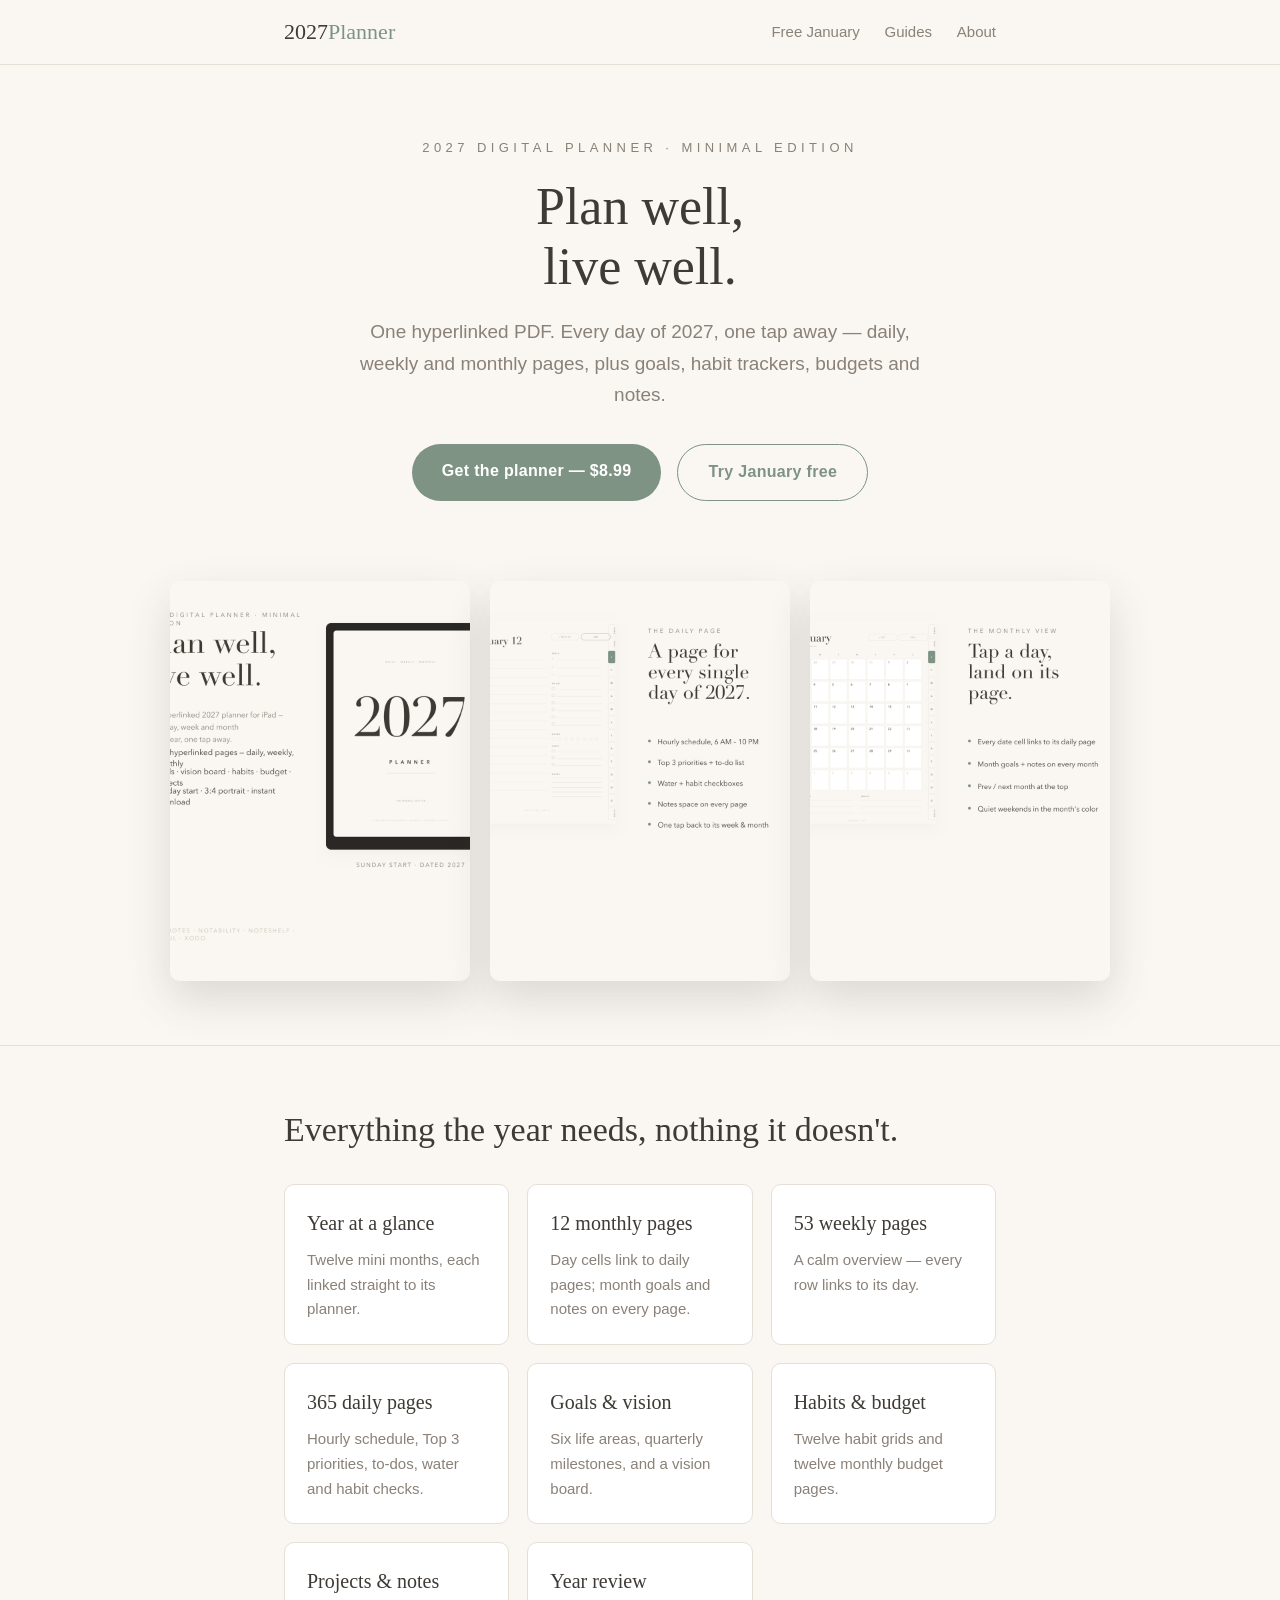
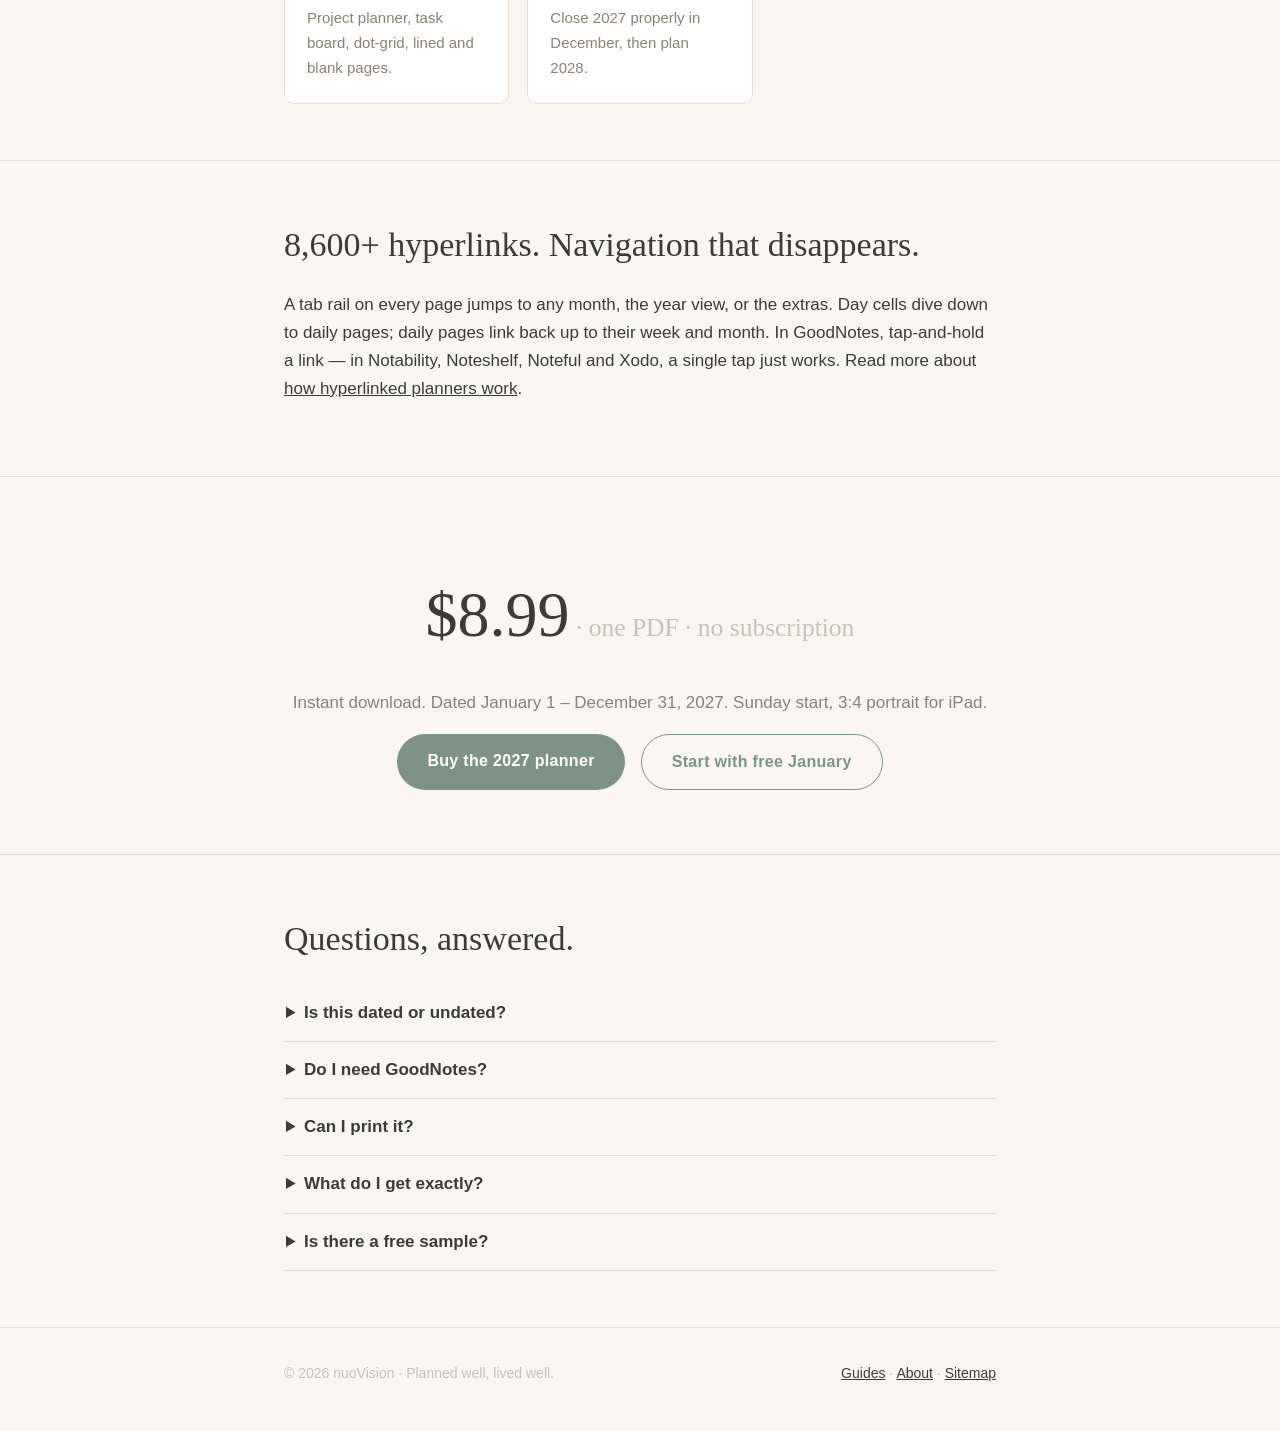
<file: index.html>
<!DOCTYPE html>
<html lang="en">
<head>
<meta charset="UTF-8">
<title>2027 Digital Planner for iPad — Minimal Edition | GoodNotes &amp; Notability</title>
<meta name="description" content="A hyperlinked 2027 digital planner for iPad. 472 pages: daily, weekly and monthly views with goals, habit trackers, budgets and notes. Works in GoodNotes, Notability and every PDF app. Sunday start, instant download.">
<meta name="viewport" content="width=device-width, initial-scale=1">
<link rel="canonical" href="https://planner.fayanji.com/">
<meta property="og:type" content="website">
<meta property="og:title" content="2027 Digital Planner for iPad — Minimal Edition">
<meta property="og:description" content="472 hyperlinked pages covering every day of 2027. Daily, weekly, monthly + goals, habits, budget. One PDF, no subscription.">
<meta property="og:image" content="https://planner.fayanji.com/assets/listing-01.png">
<link rel="stylesheet" href="style.css">
<script type="application/ld+json">
{"@context":"https://schema.org","@type":"Product","name":"2027 Digital Planner for iPad — Minimal Edition","description":"Hyperlinked 2027 digital planner PDF for iPad: 472 pages with daily, weekly and monthly views, goals, habit trackers, budgets and notes. Works with GoodNotes, Notability, Noteshelf, Noteful and Xodo.","brand":{"@type":"Brand","name":"nuoVision"},"offers":{"@type":"Offer","price":"8.99","priceCurrency":"USD","availability":"https://schema.org/InStock","url":"https://nuovision4.gumroad.com/l/2027-minimal-planner"},"isRelatedTo":{"@type":"Product","name":"Free 2027 January Mini Planner","offers":{"@type":"Offer","price":"0","priceCurrency":"USD","availability":"https://schema.org/InStock","url":"https://nuovision4.gumroad.com/l/free-2027-planner"}}}
</script>
</head>
<body>
<header class="site-header">
  <div class="wrap">
    <a class="brand" href="./">2027<span>Planner</span></a>
    <nav class="nav">
      <a href="free.html">Free January</a>
      <a href="guides/">Guides</a>
      <a href="about.html">About</a>
    </nav>
  </div>
</header>

<div class="hero">
  <div class="kicker">2027 Digital Planner · Minimal Edition</div>
  <h1>Plan well,<br>live well.</h1>
  <p class="lead">One hyperlinked PDF. Every day of 2027, one tap away — daily, weekly and monthly pages, plus goals, habit trackers, budgets and notes.</p>
  <div class="cta-row">
    <a class="btn primary" href="https://nuovision4.gumroad.com/l/2027-minimal-planner/LAUNCH20">Get the planner — $8.99</a>
    <a class="btn ghost" href="https://nuovision4.gumroad.com/l/free-2027-planner">Try January free</a>
  </div>
</div>

<div class="shots">
  <img src="assets/listing-01.png" alt="2027 digital planner cover on iPad, minimal serif design">
  <img src="assets/listing-03.png" alt="Daily page of the 2027 digital planner with hourly schedule and top 3 priorities">
  <img src="assets/listing-04.png" alt="Monthly calendar view of the 2027 digital planner with tappable day cells">
</div>

<section class="block">
  <div class="wrap">
    <h2>Everything the year needs, nothing it doesn't.</h2>
    <div class="grid">
      <div class="card"><h3>Year at a glance</h3><p>Twelve mini months, each linked straight to its planner.</p></div>
      <div class="card"><h3>12 monthly pages</h3><p>Day cells link to daily pages; month goals and notes on every page.</p></div>
      <div class="card"><h3>53 weekly pages</h3><p>A calm overview — every row links to its day.</p></div>
      <div class="card"><h3>365 daily pages</h3><p>Hourly schedule, Top 3 priorities, to-dos, water and habit checks.</p></div>
      <div class="card"><h3>Goals &amp; vision</h3><p>Six life areas, quarterly milestones, and a vision board.</p></div>
      <div class="card"><h3>Habits &amp; budget</h3><p>Twelve habit grids and twelve monthly budget pages.</p></div>
      <div class="card"><h3>Projects &amp; notes</h3><p>Project planner, task board, dot-grid, lined and blank pages.</p></div>
      <div class="card"><h3>Year review</h3><p>Close 2027 properly in December, then plan 2028.</p></div>
    </div>
  </div>
</section>

<section class="block">
  <div class="wrap">
    <h2>8,600+ hyperlinks. Navigation that disappears.</h2>
    <p>A tab rail on every page jumps to any month, the year view, or the extras. Day cells dive down to daily pages; daily pages link back up to their week and month. In GoodNotes, tap-and-hold a link — in Notability, Noteshelf, Noteful and Xodo, a single tap just works. Read more about <a href="guides/hyperlinked-planner-guide.html">how hyperlinked planners work</a>.</p>
  </div>
</section>

<section class="price">
  <div class="wrap">
    <h2><span class="num">$8.99</span> <span class="per">· one PDF · no subscription</span></h2>
    <p style="color:#8A8178">Instant download. Dated January 1 – December 31, 2027. Sunday start, 3:4 portrait for iPad.</p>
    <div class="cta-row">
      <a class="btn primary" href="https://nuovision4.gumroad.com/l/2027-minimal-planner/LAUNCH20">Buy the 2027 planner</a>
      <a class="btn ghost" href="https://nuovision4.gumroad.com/l/free-2027-planner">Start with free January</a>
    </div>
  </div>
</section>

<section class="block faq">
  <div class="wrap">
    <h2>Questions, answered.</h2>
    <details><summary>Is this dated or undated?</summary><p>Fully dated for 2027, with a page for every single day — that's what makes the 8,600 links possible.</p></details>
    <details><summary>Do I need GoodNotes?</summary><p>No. Any PDF annotation app works: Notability, Noteshelf, Noteful and Xodo are all confirmed. See <a href="guides/import-goodnotes.html">the import guide</a>.</p></details>
    <details><summary>Can I print it?</summary><p>You can, but it's designed for tablets: 3:4 pages and one-tap links shine on screen.</p></details>
    <details><summary>What do I get exactly?</summary><p>One 19 MB PDF: 472 pages, 8,600+ internal links, PDF bookmarks. Download instantly after checkout.</p></details>
    <details><summary>Is there a free sample?</summary><p>Yes — the full month of January, free: <a href="free.html">get the free 2027 January mini planner</a>.</p></details>
  </div>
</section>

<footer class="site-footer">
  <div class="wrap">
    <div>© 2026 nuoVision · Planned well, lived well.</div>
    <div><a href="guides/">Guides</a> · <a href="about.html">About</a> · <a href="sitemap.xml">Sitemap</a></div>
  </div>
</footer>
</body>
</html>
</file>
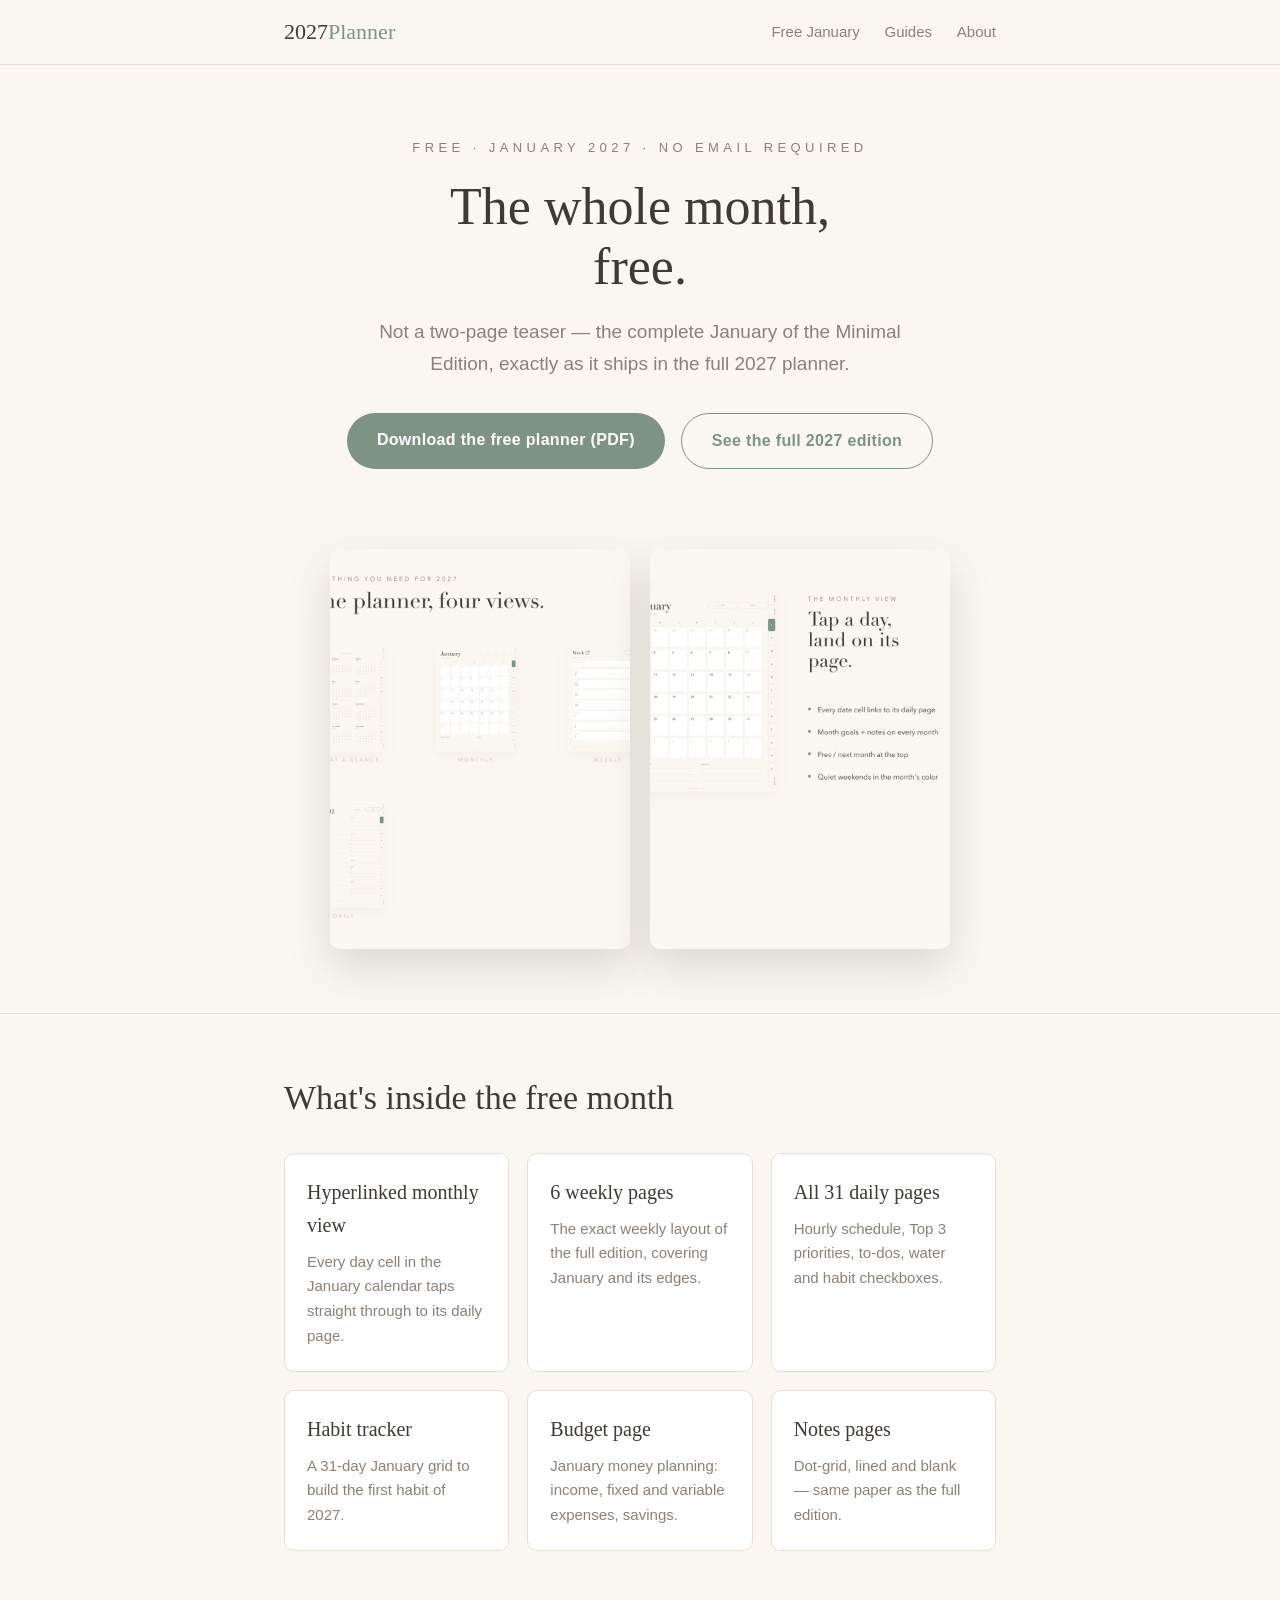
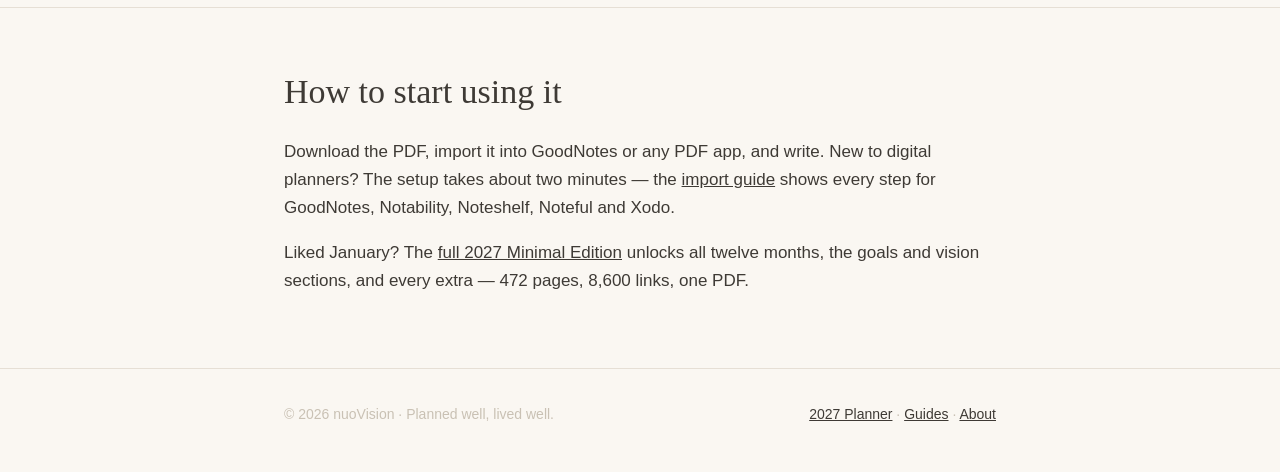
<file: free.html>
<!DOCTYPE html>
<html lang="en">
<head>
<meta charset="UTF-8">
<title>Free 2027 January Digital Planner (GoodNotes / iPad) — Full Month, No Email</title>
<meta name="description" content="Download a free January 2027 digital planner for iPad and GoodNotes. The full month: hyperlinked monthly view, six weekly pages, all 31 daily pages, a habit tracker and a budget page. No email required.">
<meta name="viewport" content="width=device-width, initial-scale=1">
<link rel="canonical" href="https://planner.fayanji.com/free.html">
<meta property="og:type" content="website">
<meta property="og:title" content="Free 2027 January Mini Planner — the full month, free">
<meta property="og:image" content="https://planner.fayanji.com/assets/listing-02.png">
<link rel="stylesheet" href="style.css">
<script type="application/ld+json">
{"@context":"https://schema.org","@type":"Product","name":"Free 2027 January Mini Planner — Minimal Edition","description":"Free sample of the hyperlinked 2027 digital planner: the full month of January with weekly and daily pages, habit tracker and budget.","offers":{"@type":"Offer","price":"0","priceCurrency":"USD","availability":"https://schema.org/InStock","url":"https://nuovision4.gumroad.com/l/free-2027-planner"},"brand":{"@type":"Brand","name":"nuoVision"}}
</script>
</head>
<body>
<header class="site-header">
  <div class="wrap">
    <a class="brand" href="./">2027<span>Planner</span></a>
    <nav class="nav">
      <a href="free.html">Free January</a>
      <a href="guides/">Guides</a>
      <a href="about.html">About</a>
    </nav>
  </div>
</header>

<div class="hero">
  <div class="kicker">Free · January 2027 · No email required</div>
  <h1>The whole month,<br>free.</h1>
  <p class="lead">Not a two-page teaser — the complete January of the Minimal Edition, exactly as it ships in the full 2027 planner.</p>
  <div class="cta-row">
    <a class="btn primary" href="https://nuovision4.gumroad.com/l/free-2027-planner">Download the free planner (PDF)</a>
    <a class="btn ghost" href="https://nuovision4.gumroad.com/l/2027-minimal-planner/LAUNCH20">See the full 2027 edition</a>
  </div>
</div>

<div class="shots">
  <img src="assets/listing-02.png" alt="The free January 2027 planner: year, month, week and day views">
  <img src="assets/listing-04.png" alt="January 2027 monthly calendar with hyperlinked day cells">
</div>

<section class="block">
  <div class="wrap">
    <h2>What's inside the free month</h2>
    <div class="grid">
      <div class="card"><h3>Hyperlinked monthly view</h3><p>Every day cell in the January calendar taps straight through to its daily page.</p></div>
      <div class="card"><h3>6 weekly pages</h3><p>The exact weekly layout of the full edition, covering January and its edges.</p></div>
      <div class="card"><h3>All 31 daily pages</h3><p>Hourly schedule, Top 3 priorities, to-dos, water and habit checkboxes.</p></div>
      <div class="card"><h3>Habit tracker</h3><p>A 31-day January grid to build the first habit of 2027.</p></div>
      <div class="card"><h3>Budget page</h3><p>January money planning: income, fixed and variable expenses, savings.</p></div>
      <div class="card"><h3>Notes pages</h3><p>Dot-grid, lined and blank — same paper as the full edition.</p></div>
    </div>
  </div>
</section>

<section class="block">
  <div class="wrap">
    <h2>How to start using it</h2>
    <p>Download the PDF, import it into GoodNotes or any PDF app, and write. New to digital planners? The setup takes about two minutes — the <a href="guides/import-goodnotes.html">import guide</a> shows every step for GoodNotes, Notability, Noteshelf, Noteful and Xodo.</p>
    <p>Liked January? The <a href="https://nuovision4.gumroad.com/l/2027-minimal-planner/LAUNCH20">full 2027 Minimal Edition</a> unlocks all twelve months, the goals and vision sections, and every extra — 472 pages, 8,600 links, one PDF.</p>
  </div>
</section>

<footer class="site-footer">
  <div class="wrap">
    <div>© 2026 nuoVision · Planned well, lived well.</div>
    <div><a href="./">2027 Planner</a> · <a href="guides/">Guides</a> · <a href="about.html">About</a></div>
  </div>
</footer>
</body>
</html>
</file>
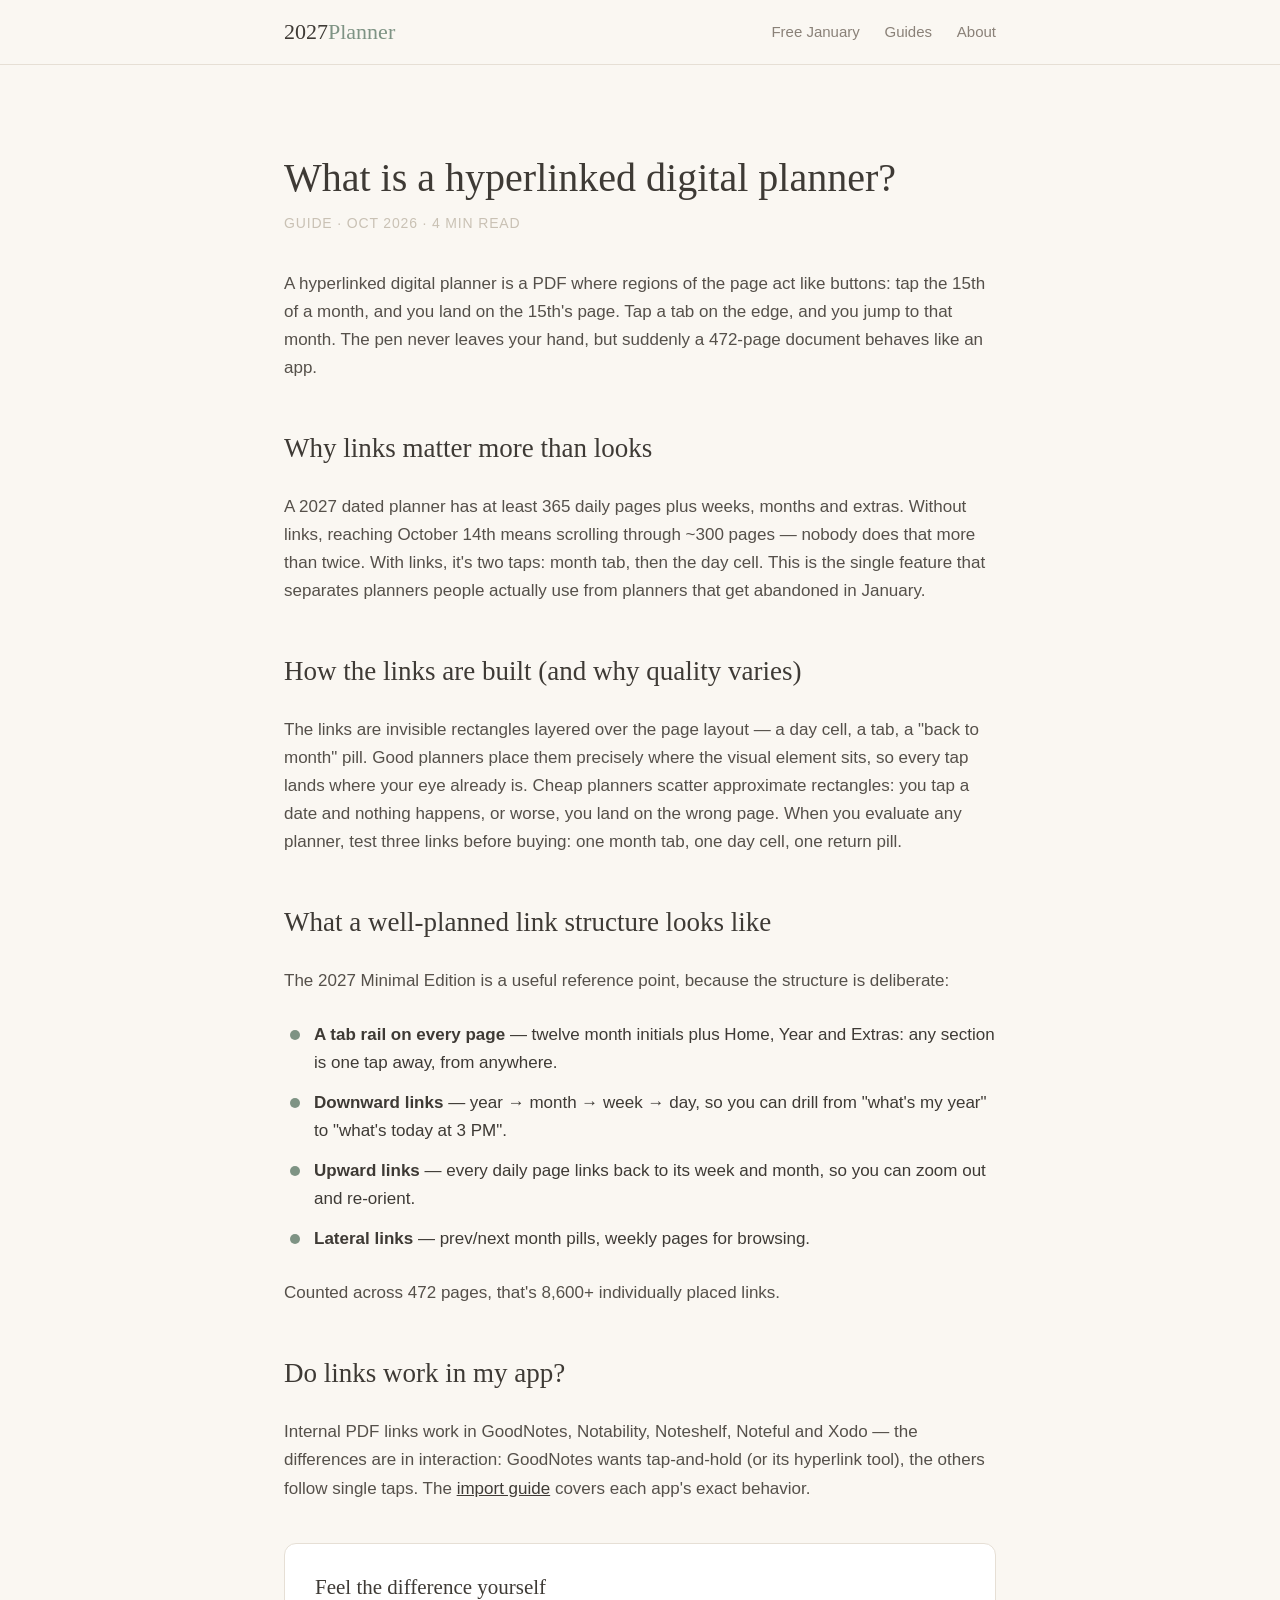
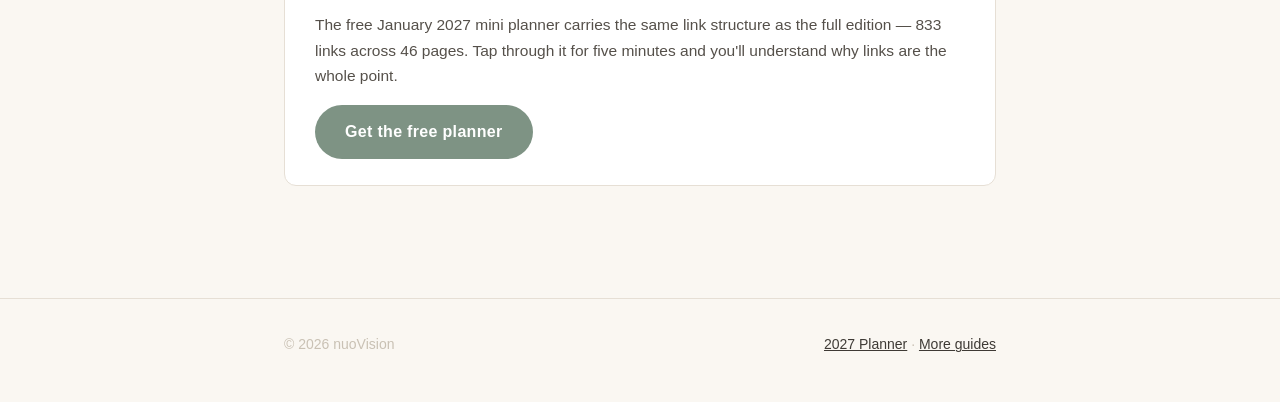
<file: guides/hyperlinked-planner-guide.html>
<!DOCTYPE html>
<html lang="en">
<head>
<meta charset="UTF-8">
<title>What Is a Hyperlinked Digital Planner? How the Links Work on iPad">
</title>
<meta name="description" content="Hyperlinked digital planners explained: what the links do, why they matter on iPad, and how 8,600 links turn a PDF into a planning app.">
<meta name="viewport" content="width=device-width, initial-scale=1">
<link rel="canonical" href="https://planner.fayanji.com/guides/hyperlinked-planner-guide.html">
<meta property="og:type" content="article">
<meta property="og:title" content="What is a hyperlinked digital planner?">
<link rel="stylesheet" href="../style.css">
<script type="application/ld+json">
{"@context":"https://schema.org","@type":"Article","headline":"What Is a Hyperlinked Digital Planner?","datePublished":"2026-10-22","dateModified":"2026-10-22","author":{"@type":"Organization","name":"nuoVision"}}
</script>
</head>
<body>
<header class="site-header">
  <div class="wrap">
    <a class="brand" href="../">2027<span>Planner</span></a>
    <nav class="nav">
      <a href="../free.html">Free January</a>
      <a href="./">Guides</a>
      <a href="../about.html">About</a>
    </nav>
  </div>
</header>

<article class="guide">
  <div class="wrap">
    <h1>What is a hyperlinked digital planner?</h1>
    <div class="meta">GUIDE · OCT 2026 · 4 MIN READ</div>
    <p>A hyperlinked digital planner is a PDF where regions of the page act like buttons: tap the 15th of a month, and you land on the 15th's page. Tap a tab on the edge, and you jump to that month. The pen never leaves your hand, but suddenly a 472-page document behaves like an app.</p>

    <h2>Why links matter more than looks</h2>
    <p>A 2027 dated planner has at least 365 daily pages plus weeks, months and extras. Without links, reaching October 14th means scrolling through ~300 pages — nobody does that more than twice. With links, it's two taps: month tab, then the day cell. This is the single feature that separates planners people actually use from planners that get abandoned in January.</p>

    <h2>How the links are built (and why quality varies)</h2>
    <p>The links are invisible rectangles layered over the page layout — a day cell, a tab, a "back to month" pill. Good planners place them precisely where the visual element sits, so every tap lands where your eye already is. Cheap planners scatter approximate rectangles: you tap a date and nothing happens, or worse, you land on the wrong page. When you evaluate any planner, test three links before buying: one month tab, one day cell, one return pill.</p>

    <h2>What a well-planned link structure looks like</h2>
    <p>The 2027 Minimal Edition is a useful reference point, because the structure is deliberate:</p>
    <ul class="checks">
      <li><strong>A tab rail on every page</strong> — twelve month initials plus Home, Year and Extras: any section is one tap away, from anywhere.</li>
      <li><strong>Downward links</strong> — year → month → week → day, so you can drill from "what's my year" to "what's today at 3 PM".</li>
      <li><strong>Upward links</strong> — every daily page links back to its week and month, so you can zoom out and re-orient.</li>
      <li><strong>Lateral links</strong> — prev/next month pills, weekly pages for browsing.</li>
    </ul>
    <p>Counted across 472 pages, that's 8,600+ individually placed links.</p>

    <h2>Do links work in my app?</h2>
    <p>Internal PDF links work in GoodNotes, Notability, Noteshelf, Noteful and Xodo — the differences are in interaction: GoodNotes wants tap-and-hold (or its hyperlink tool), the others follow single taps. The <a href="import-goodnotes.html">import guide</a> covers each app's exact behavior.</p>

    <div class="callout">
      <h3>Feel the difference yourself</h3>
      <p>The free January 2027 mini planner carries the same link structure as the full edition — 833 links across 46 pages. Tap through it for five minutes and you'll understand why links are the whole point.</p>
      <a class="btn primary" href="https://nuovision4.gumroad.com/l/free-2027-planner">Get the free planner</a>
    </div>
  </div>
</article>

<footer class="site-footer">
  <div class="wrap">
    <div>© 2026 nuoVision</div>
    <div><a href="../">2027 Planner</a> · <a href="./">More guides</a></div>
  </div>
</footer>
</body>
</html>
</file>
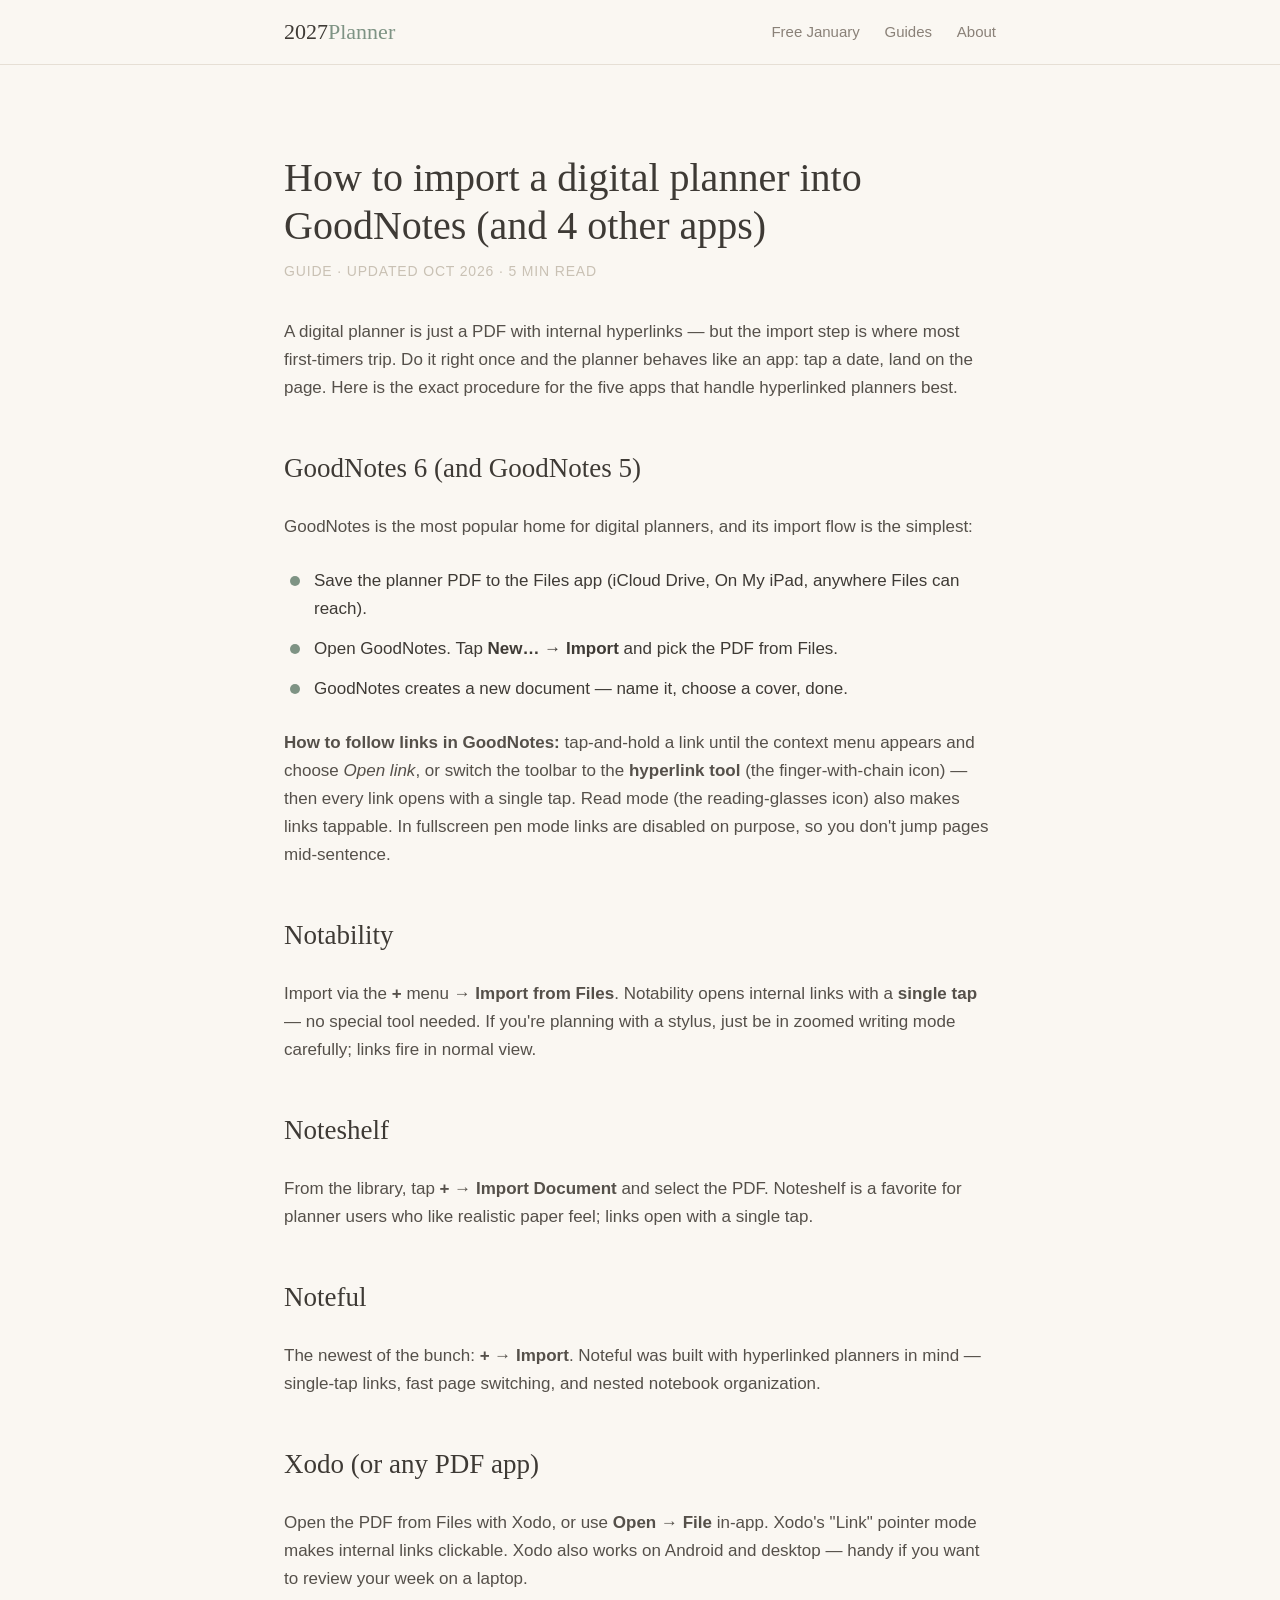
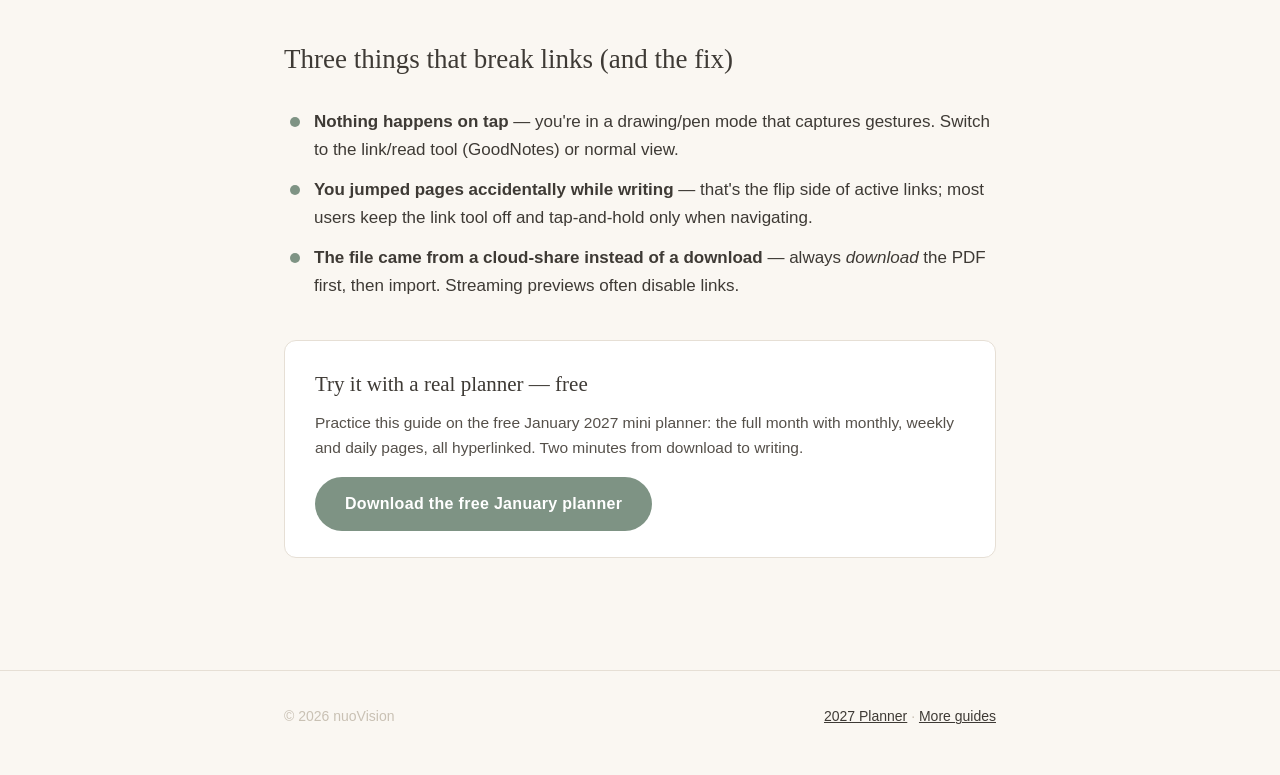
<file: guides/import-goodnotes.html>
<!DOCTYPE html>
<html lang="en">
<head>
<meta charset="UTF-8">
<title>How to Import a Digital Planner into GoodNotes (and 4 Other Apps) — 2027</title>
<meta name="description" content="Step-by-step: import a digital planner PDF into GoodNotes 6, Notability, Noteshelf, Noteful or Xodo on iPad — and make every hyperlink work.">
<meta name="viewport" content="width=device-width, initial-scale=1">
<link rel="canonical" href="https://planner.fayanji.com/guides/import-goodnotes.html">
<meta property="og:type" content="article">
<meta property="og:title" content="How to import a digital planner into GoodNotes (and 4 other apps)">
<link rel="stylesheet" href="../style.css">
<script type="application/ld+json">
{"@context":"https://schema.org","@type":"Article","headline":"How to Import a Digital Planner into GoodNotes (and 4 Other Apps)","datePublished":"2026-10-22","dateModified":"2026-10-22","author":{"@type":"Organization","name":"nuoVision"},"publisher":{"@type":"Organization","name":"nuoVision"}}
</script>
</head>
<body>
<header class="site-header">
  <div class="wrap">
    <a class="brand" href="../">2027<span>Planner</span></a>
    <nav class="nav">
      <a href="../free.html">Free January</a>
      <a href="./">Guides</a>
      <a href="../about.html">About</a>
    </nav>
  </div>
</header>

<article class="guide">
  <div class="wrap">
    <h1>How to import a digital planner into GoodNotes (and 4 other apps)</h1>
    <div class="meta">GUIDE · UPDATED OCT 2026 · 5 MIN READ</div>
    <p>A digital planner is just a PDF with internal hyperlinks — but the import step is where most first-timers trip. Do it right once and the planner behaves like an app: tap a date, land on the page. Here is the exact procedure for the five apps that handle hyperlinked planners best.</p>

    <h2>GoodNotes 6 (and GoodNotes 5)</h2>
    <p>GoodNotes is the most popular home for digital planners, and its import flow is the simplest:</p>
    <ul class="checks">
      <li>Save the planner PDF to the Files app (iCloud Drive, On My iPad, anywhere Files can reach).</li>
      <li>Open GoodNotes. Tap <strong>New… → Import</strong> and pick the PDF from Files.</li>
      <li>GoodNotes creates a new document — name it, choose a cover, done.</li>
    </ul>
    <p><strong>How to follow links in GoodNotes:</strong> tap-and-hold a link until the context menu appears and choose <em>Open link</em>, or switch the toolbar to the <strong>hyperlink tool</strong> (the finger-with-chain icon) — then every link opens with a single tap. Read mode (the reading-glasses icon) also makes links tappable. In fullscreen pen mode links are disabled on purpose, so you don't jump pages mid-sentence.</p>

    <h2>Notability</h2>
    <p>Import via the <strong>+</strong> menu → <strong>Import from Files</strong>. Notability opens internal links with a <strong>single tap</strong> — no special tool needed. If you're planning with a stylus, just be in zoomed writing mode carefully; links fire in normal view.</p>

    <h2>Noteshelf</h2>
    <p>From the library, tap <strong>+ → Import Document</strong> and select the PDF. Noteshelf is a favorite for planner users who like realistic paper feel; links open with a single tap.</p>

    <h2>Noteful</h2>
    <p>The newest of the bunch: <strong>+ → Import</strong>. Noteful was built with hyperlinked planners in mind — single-tap links, fast page switching, and nested notebook organization.</p>

    <h2>Xodo (or any PDF app)</h2>
    <p>Open the PDF from Files with Xodo, or use <strong>Open → File</strong> in-app. Xodo's "Link" pointer mode makes internal links clickable. Xodo also works on Android and desktop — handy if you want to review your week on a laptop.</p>

    <h2>Three things that break links (and the fix)</h2>
    <ul class="checks">
      <li><strong>Nothing happens on tap</strong> — you're in a drawing/pen mode that captures gestures. Switch to the link/read tool (GoodNotes) or normal view.</li>
      <li><strong>You jumped pages accidentally while writing</strong> — that's the flip side of active links; most users keep the link tool off and tap-and-hold only when navigating.</li>
      <li><strong>The file came from a cloud-share instead of a download</strong> — always <em>download</em> the PDF first, then import. Streaming previews often disable links.</li>
    </ul>

    <div class="callout">
      <h3>Try it with a real planner — free</h3>
      <p>Practice this guide on the free January 2027 mini planner: the full month with monthly, weekly and daily pages, all hyperlinked. Two minutes from download to writing.</p>
      <a class="btn primary" href="https://nuovision4.gumroad.com/l/free-2027-planner">Download the free January planner</a>
    </div>
  </div>
</article>

<footer class="site-footer">
  <div class="wrap">
    <div>© 2026 nuoVision</div>
    <div><a href="../">2027 Planner</a> · <a href="./">More guides</a></div>
  </div>
</footer>
</body>
</html>
</file>
<file: style.css>
:root {
  --paper: #FAF7F2;
  --card: #FFFFFF;
  --ink: #3E3A35;
  --soft: #8A8178;
  --faint: #C9C1B4;
  --hair: #E6DFD5;
  --accent: #7E9384;
}
* { box-sizing: border-box; }
html, body { margin: 0; padding: 0; background: var(--paper); color: var(--ink);
  font-family: Avenir Next, PingFang SC, Helvetica Neue, Arial, sans-serif;
  line-height: 1.65; font-size: 17px; }
h1, h2, h3, .serif { font-family: Didot, Songti SC, Georgia, serif; font-weight: 400; }
a { color: var(--ink); }
.wrap { max-width: 760px; margin: 0 auto; padding: 0 24px; }
.site-header { border-bottom: 1px solid var(--hair); background: var(--paper);
  position: sticky; top: 0; z-index: 10; }
.site-header .wrap { display: flex; align-items: center; justify-content: space-between;
  padding-top: 14px; padding-bottom: 14px; }
.brand { font-family: Didot, Songti SC, Georgia, serif; font-size: 22px; text-decoration: none; }
.brand span { color: var(--accent); }
.nav a { text-decoration: none; color: var(--soft); margin-left: 20px; font-size: 15px; }
.nav a:hover { color: var(--ink); }
.hero { text-align: center; padding: 72px 24px 56px; }
.hero .kicker { letter-spacing: 0.34em; text-transform: uppercase; font-size: 13px;
  color: var(--soft); margin-bottom: 18px; }
.hero h1 { font-size: 52px; line-height: 1.15; margin: 0 0 20px; }
.hero p.lead { color: var(--soft); font-size: 19px; max-width: 560px; margin: 0 auto 34px; }
.cta-row { display: flex; gap: 16px; justify-content: center; flex-wrap: wrap; }
.btn { display: inline-block; padding: 14px 30px; border-radius: 32px; text-decoration: none;
  font-size: 16px; font-weight: 600; letter-spacing: 0.02em; }
.btn.primary { background: var(--accent); color: #fff; }
.btn.primary:hover { filter: brightness(0.94); }
.btn.ghost { border: 1px solid var(--accent); color: var(--accent); }
.btn.ghost:hover { background: rgba(126,147,132,0.08); }
.shots { display: flex; gap: 20px; justify-content: center; flex-wrap: wrap;
  padding: 24px 24px 64px; }
.shots img { width: 300px; height: 400px; object-fit: cover; border-radius: 10px;
  box-shadow: 0 18px 44px rgba(62,58,53,0.16); }
section.block { padding: 56px 0; border-top: 1px solid var(--hair); }
section.block h2 { font-size: 34px; margin: 0 0 18px; }
.grid { display: grid; grid-template-columns: repeat(auto-fit, minmax(210px, 1fr));
  gap: 18px; margin-top: 26px; }
.card { background: var(--card); border: 1px solid var(--hair); border-radius: 10px;
  padding: 22px; }
.card h3 { margin: 0 0 8px; font-size: 20px; }
.card p { margin: 0; color: var(--soft); font-size: 15px; }
.price { text-align: center; padding: 64px 0; border-top: 1px solid var(--hair); }
.price .num { font-family: Didot, Songti SC, Georgia, serif; font-size: 64px; }
.price .per { color: var(--faint); }
ul.checks { list-style: none; padding: 0; margin: 26px 0; }
ul.checks li { padding-left: 30px; position: relative; margin-bottom: 12px; }
ul.checks li:before { content: ""; width: 10px; height: 10px; border-radius: 50%;
  background: var(--accent); position: absolute; left: 6px; top: 9px; }
.faq details { border-bottom: 1px solid var(--hair); padding: 14px 2px; }
.faq summary { cursor: pointer; font-weight: 600; }
.faq p { color: var(--soft); }
article.guide { padding: 56px 0 72px; }
article.guide h1 { font-size: 40px; line-height: 1.2; margin-bottom: 10px; }
.meta { color: var(--faint); font-size: 14px; letter-spacing: 0.06em; margin-bottom: 34px; }
article.guide h2 { font-size: 27px; margin-top: 44px; }
article.guide p { color: #55504a; }
article.guide .toc { background: var(--card); border: 1px solid var(--hair);
  border-radius: 10px; padding: 18px 26px; margin: 26px 0; }
article.guide .toc a { text-decoration: none; color: var(--accent); display: block;
  padding: 4px 0; }
.callout { background: var(--card); border: 1px solid var(--hair); border-radius: 12px;
  padding: 26px 30px; margin: 40px 0; }
.callout h3 { margin: 0 0 8px; font-size: 21px; }
.callout p { margin: 0 0 16px; color: var(--soft); font-size: 15.5px; }
.site-footer { border-top: 1px solid var(--hair); padding: 34px 0 46px;
  color: var(--faint); font-size: 14px; }
.site-footer .wrap { display: flex; justify-content: space-between; flex-wrap: wrap;
  gap: 10px; }
pre { background: var(--card); border: 1px solid var(--hair); border-radius: 8px;
  padding: 16px; overflow-x: auto; font-size: 14px; }
@media (max-width: 640px) {
  .hero h1 { font-size: 36px; }
  .shots img { width: 240px; height: 320px; }
}
</file>
